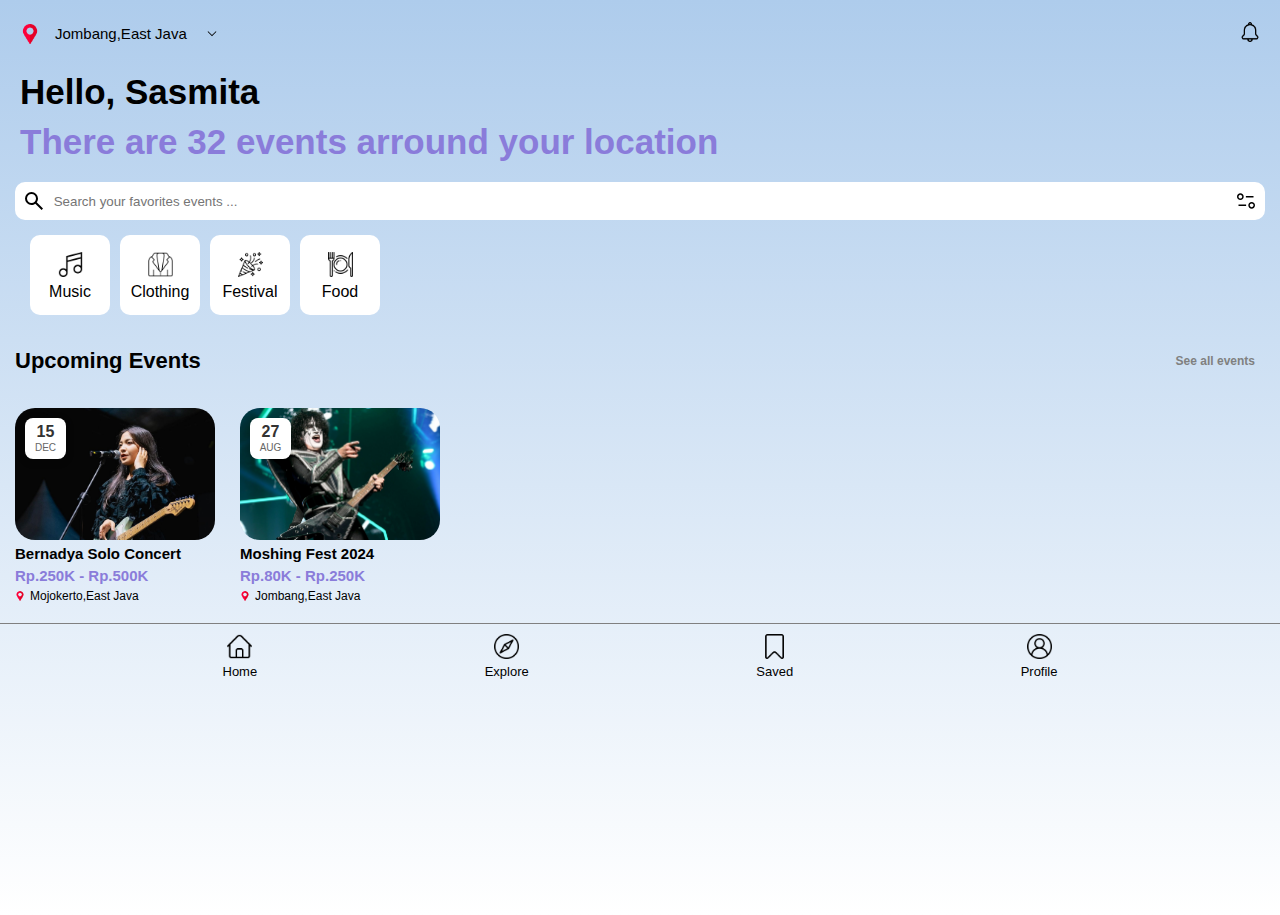
<file: index.html>
<!DOCTYPE html>
<html lang="en">
  <head>
    <meta charset="UTF-8" />
    <meta name="viewport" content="width=device-width, initial-scale=1.0" />
    <title>Event Page</title>
    <link rel="stylesheet" href="style.css" />
  </head>
  <body>
    <!-- Header -->
    <div class="header">
      <div class="addres">
        <img src="maps.png" />
        <p>Jombang,East Java</p>
        <img src="arrow-down.svg" />
      </div>
      <div class="notification">
        <img src="notification.png" />
      </div>
    </div>
    <!-- Main Hello, -->
    <div class="main-hello">
      <h2>Hello, Sasmita</h2>
      <h3>There are 32 events arround your location</h3>
    </div>
    <!-- Main Search, -->
    <div class="main-search">
      <img src="search.svg" />
      <input type="text" placeholder=" Search your favorites events ..." />
      <img src="filter.svg" alt="" />
    </div>
    <!-- Main Menu slide, -->
    <div class="main-menu">
      <div class="bar">
        <img src="musical-note.png" />
        <p>Music</p>
      </div>
      <div class="bar">
        <img src="cloath.png" />
        <p>Clothing</p>
      </div>
      <div class="bar">
        <img src="party.png" />
        <p>Festival</p>
      </div>
      <div class="bar">
        <img src="food.png" />
        <p>Food</p>
      </div>
    </div>
    <!-- Main Upcoming events, -->
    <div class="main-upcoming-events">
      <h2>Upcoming Events</h2>
      <p>See all events</p>
    </div>
    <!-- Main event, -->
    <div class="events">
        <!-- Event 1 -->
      <div class="container-event">
        <!-- Image -->
        <div class="event-image1">
          <div class="date-box">
            <span class="day">15</span>
            <span class="month">DEC</span>
          </div>
        </div>
        <!-- Name -->
        <h2>Bernadya Solo Concert</h2>
        <h3>Rp.250K - Rp.500K</h3>
        <div class="addres-event">
          <img src="maps.png" />
          <p>Mojokerto,East Java</p>
        </div>
      </div>
      <!-- Event 2 -->
      <div class="container-event">
        <!-- Image -->
        <div class="event-image2">
          <div class="date-box">
            <span class="day">27</span>
            <span class="month">Aug</span>
          </div>
        </div>
        <!-- Name -->
        <h2>Moshing Fest 2024</h2>
        <h3>Rp.80K - Rp.250K</h3>
        <div class="addres-event">
          <img src="maps.png" />
          <p>Jombang,East Java</p>
        </div>
      </div>
    </div>
    <footer>
        <div class="icon">
            <img src="home.png" alt="">
            <p>Home</p>
        </div>
        <div class="icon">
            <img src="explore.png" alt="">
            <p>Explore</p>
        </div>
        <div class="icon">
            <img src="save.png" alt="">
            <p>Saved</p>
        </div>
        <div class="icon">
            <img src="profile.png" alt="">
            <p>Profile</p>
        </div>
    </footer>
  </body>
</html>
</file>
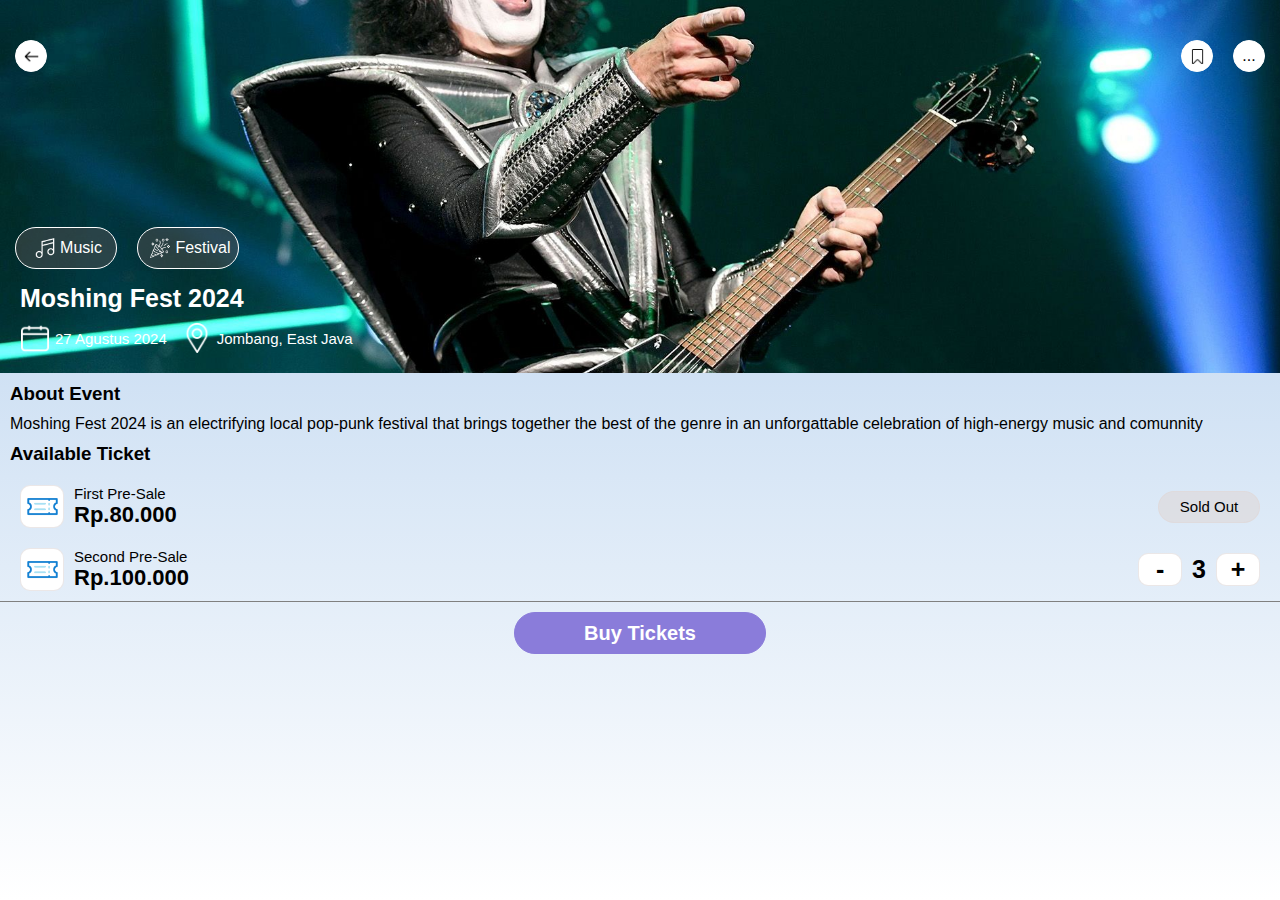
<file: about-event.html>
<!DOCTYPE html>
<html lang="en">
  <head>
    <meta charset="UTF-8" />
    <meta name="viewport" content="width=device-width, initial-scale=1.0" />
    <title>About Event</title>
    <link rel="stylesheet" href="style.css" />
  </head>
  <body>
    <!-- Image -->
    <div class="about-event-image">
      <!-- Button Back,Saved,Etc -->
      <div class="header-button">
        <div class="button">
          <img src="arrow-left.png" alt="" />
        </div>
        <div class="button-save-etc">
          <div class="button">
            <img src="save.png" />
          </div>
          <div class="button">
            <p>...</p>
          </div>
        </div>
      </div>
      <!-- Button Music, Festival -->
      <div class="button-mf">
        <div class="button-music-festival">
          <img src="musical-note.png" alt="" />
          <p>Music</p>
        </div>
        <div class="button-music-festival">
          <img src="party.png" alt="" />
          <p>Festival</p>
        </div>
      </div>
      <div class="name-event">
        <h2>Moshing Fest 2024</h2>
      </div>
      <div class="event-schadule">
        <div class="event-margin">
          <img src="date.png" alt="" />
          <h3>27 Agustus 2024</h3>
        </div>
        <div class="event-margin">
          <img src="placeholder.png" alt="" />
          <h3>Jombang, East Java</h3>
        </div>
      </div>
    </div>
    <!-- About Event -->
    <div class="about-event">
      <h3>About Event</h3>
      <p>
        Moshing Fest 2024 is an electrifying local pop-punk festival that brings
        together the best of the genre in an unforgattable celebration of
        high-energy music and comunnity
      </p>
      <h3>Available Ticket</h3>
    </div>
    <!-- Ticket 1 -->
    <div class="container-ticket">
      <div class="ticket-slae-price">
        <div class="ticket-box">
          <img src="ticket.png" />
        </div>
        <div class="price">
          <h4>First Pre-Sale</h4>
          <h3>Rp.80.000</h3>
        </div>
      </div>
      <div class="sold-out">
        <p>Sold Out</p>
      </div>
    </div>
    <!-- Ticket 2 -->
    <div class="container-ticket">
      <div class="ticket-slae-price">
        <div class="ticket-box">
          <img src="ticket.png" />
        </div>
        <div class="price">
          <h4>Second Pre-Sale</h4>
          <h3>Rp.100.000</h3>
        </div>
      </div>
      <div class="ticket-number">
        <div class="ticket-box">
            <p>-</p>
        </div>
        <p>3</p>
        <div class="ticket-box">
            <p>+</p>
        </div>
      </div>
    </div>
    <footer>
        <div class="buy-ticket">
            <h3>Buy Tickets</h3>
        </div>
    </footer>
  </body>
</html>
</file>
<file: style.css>
html body{
    background: linear-gradient(to bottom, #aeccec, #ffffff);
    height: 100%;
    margin: 0px;
    padding:0px;
    font-family: Arial, Helvetica, sans-serif;
}
body {
    padding-bottom: 80px; /* Space untuk fixed footer */
    position: relative;
    min-height: 100vh;
}
.header{
    margin:  15px;
    display:flex;
    justify-content: space-between;
    align-items: center;
}
.addres{
    display: flex;
    justify-content: center;
    align-items: center;
}
.header img{
    width: 20px;
    height: 20px;
    margin: 5px;
}
.addres p{
    font-size: 15px;
}
.main-hello{
     margin: 15px;
}
.main-hello h2{
    margin: 0;
    padding: 5px;
    font-size: 35px;
    color: black;
}
.main-hello h3{
    margin: 0;
    padding: 5px;
    font-size: 35px;
    color: rgb(138, 124, 218)
}
.main-search{
    display: flex;
    align-items: center;
    margin: 15px;
    border-radius: 10px;
    padding: 5px;
    background-color: white;
}
.main-search input{
    width: 100%;
    border: none;
    outline: none;
}
.main-search img{
    padding: 2px;
}
.main-menu{
    margin: 15px 30px;
    display: flex;
    /*  */
    overflow-x: auto; /* Untuk scroll horizontal jika perlu */
    gap: 5px;
}
.bar{
    display: flex;
    align-items: center;
    justify-content: center;
    flex-direction: column;
    border-radius: 10px;
    width: 80px;
    height: 80px;
    background-color: white;
    overflow-x: auto; /* Untuk scroll horizontal jika perlu */
    flex-shrink: 0; /* Mencegah event mengecil */
    margin-right: 5px;
}
.bar:last-child {
    margin-right: 0;
}
.bar img{
    width: 25px;
    height: 25px;
    margin: 2px;
    padding: 2px;
    filter: brightness(0) saturate(100%); 
}
.bar p{
    margin: 2px;
    padding: 0px;
}
.main-upcoming-events{
    margin: 10px 15px;
    justify-content: space-between;
    display: flex;
    align-items: center;
}
.main-upcoming-events h2{
    font-size: 22px;
}
.main-upcoming-events p{
    font-size: 12px;
    font-weight: 600;
    color: grey;
}
.events{
    display: flex;
    margin: 0 15px;
    overflow-x: auto; /* Scroll horizontal untuk events */
    gap: 15px;
    padding-bottom: 10px;
}
.container-event{
    display: flex;
    flex-direction: column;
    /* border: 1px solid red; */
    width: 200px;
    height: 200px;
    padding: 5px 0px;
    margin-right: 10px;
    flex-shrink: 0; /* Mencegah event mengecil */
}
.container-event img{
    width: 100%;
    height: 125px;
    border-radius: 20px;
    object-fit:fill;
    object-position: center;
}
.container-event h2{
    padding-top: 5px;
    margin: 0;
    font-size: 15px;
}
.container-event h3{
    padding-top: 5px;
    margin: 0;
    font-size: 15px;
    color: rgb(138, 124, 218)
}
.addres-event{
    display: flex;
    align-items: center;
}
.addres-event img{
    width: 10px;
    height: 10px;
}
.addres-event p{
    margin: 5px;
    font-size: 12px;
}
.event-image1, .event-image2 {
    position: relative;
    width: 100%;
    height: 100%;
    border-radius: 20px;
    background-size: cover;
    background-position: center;
    background-repeat: no-repeat;
}
.event-image1 {
    background-image: url('bernadya.jpg');
}
.event-image2 {
    background-image: url('moshing.jpg');
}
.date-box {
    position: absolute;
    top: 10px;
    left: 10px;
    background: white;
    padding: 6px 8px;
    border-radius: 8px;
    text-align: center;
    box-shadow: 0 2px 8px rgba(0,0,0,0.2);
    min-width: 25px;
}

.day {
    display: flex;
    justify-content: center;
    font-size: 16px;
    font-weight: bold;
    color: #333;
    line-height: 1;
}
.month {
    display: flex;
    justify-content: center;
    font-size: 10px;
    color: #666;
    text-transform: uppercase;
    margin-top: 2px;
}
footer{
    padding-top: 10px;
    display: flex;
    border-top: 1px solid grey;
    width: 100%;
    justify-content: space-evenly;
}
footer img{
    width: 25px;
    height: 25px;
    color: gray;
}
footer p{
    font-size: 13px; 
    margin: 5px;
}
.icon{
    display: flex;
    justify-content: center;
    align-items: center;
    flex-direction: column;
}
/* About Event */
.about-event-image{
    /* border: 1px solid red; */
    background-image: url('moshing.jpg');
    position: relative;
    width: 100%;
    height:100%;
    background-size: cover;
    background-position: center;
    background-repeat: no-repeat;
}
.header-button{
    display: flex;
    justify-content: space-between;
    align-items: center;
    margin: 0px 15px;
    padding-top: 40px;
    padding-bottom: 140px;
}
.button{
    border: 1px solid rgb(255, 255, 255);
    background-color: rgb(255, 255, 255);
    border-radius: 50%; /* Ini yang membuat lingkaran sempurna */
    width: 30px;        /* Pastikan width dan height sama */
    height: 30px;       /* untuk lingkaran sempurna */
    display: flex;
    justify-content: center;
    align-items: center;
}
.header-button img{
    width: 15px;
    height: 15px;
    padding: 2px;
}
.button-save-etc{
    display: flex;
    gap: 20px;
}
.button-music-festival{
    display: flex;
    justify-content: center;
    align-items: center;
    background-color: rgba(81, 79, 79, 0.5); /* opacity 50% */
    border: 1px solid rgb(255, 255, 255);
    border-radius: 25px;
    width: 100px;
    height: 40px;
}
.button-music-festival img{
    padding: 5px;
    width: 20px;
    height: 20px;
    filter: brightness(0) invert(1); 
}
.button-music-festival p {
    padding: 0;
    margin: 0;
    font-size: 16px;
    color: white;
}
.button-mf{
    display: flex;
    margin: 15px;
    gap:20px;
}
.name-event{
    margin-left: 20px;
    padding-bottom: 10px;
}
.name-event h2{
    color: white;
    font-size: 25px;
    padding: 0;
    margin: 0;
}
.event-schadule{
    display:flex;
    margin-left: 20px;
    padding-bottom: 20px;
}
.event-margin{
    margin-right: 15px;
    display: flex;
    align-items: center;
    gap: 5px;
}
.event-schadule img{
    margin: 0;
    padding: 0;
    width: 30px;
    height: 30px;
    filter: brightness(0) invert(1); 
}
.event-schadule h3{
    margin: 0;
    padding: 0;
    font-size: 15px;
    color: white;
    font-weight: 300;
}
.about-event h3,p{
    margin: 10px;
}
.container-ticket{
    display: flex;
    align-items: center;
    justify-content: space-between;
    margin: 0px 15px;
    /* border: 1px solid red; */
    padding: 10px 5px;
}
.ticket-box{
    border: 1px solid rgba(171, 171, 171, 0.5);
    border-radius: 10px;
    display: flex;
    width: 40px;
    width: 40px;
    padding: 3px;
    justify-content: center;
    align-items: center;
    
}
.container-ticket img{
    width: 35px;
    height: 35px;
}
.container-ticket h3{
    margin: 0;
    padding: 0;
    font-size: 22px;
}
.container-ticket h4{
    margin: 0;
    padding: 0;
    font-weight: 300;
    font-size: 15px;
}
.price{
    display: flex;
    padding-left: 10px;
    align-items:flex-start;
    flex-direction: column;
    justify-content: center;
}
.sold-out{
    width: 100px;
    height: 30px;
    border-radius: 25px;
    border: 1px solid rgb(222, 216, 216, 0.61);
    background-color:rgb(222, 216, 216, 0.61);
    display: flex;
    justify-content: center;
    align-items: center;
    margin-left: 90px;
}
.sold-out p{
    padding: 0px;
    margin: 0px;
    font-size: 15px;
    font-weight: 500;
}
.ticket-number{
    display: flex;
    justify-content: center;
    align-items: center;
}
.ticket-number p{
    padding: 0px 10px;
    margin: 0px;
    font-size: 25px;
    font-weight: 600;
}
.ticket-slae-price{
    display: flex;
}
.ticket-box{
    border: 1px solid rgb(222, 216, 216, 0.61);
    padding: 1px;
    background-color: white;
}
.buy-ticket{
    display: flex;
    align-items: center;
    justify-content: center;
    border: 1px solid rgb(138, 124, 218);
    background-color: rgb(138, 124, 218); ;
    border-radius: 25px;
    height: 40px;
    width: 250px;
    margin-bottom: 10px;
}
.buy-ticket h3{
    font-size: 20px;
    color: white;
    font-weight: 550;
}
</file>
